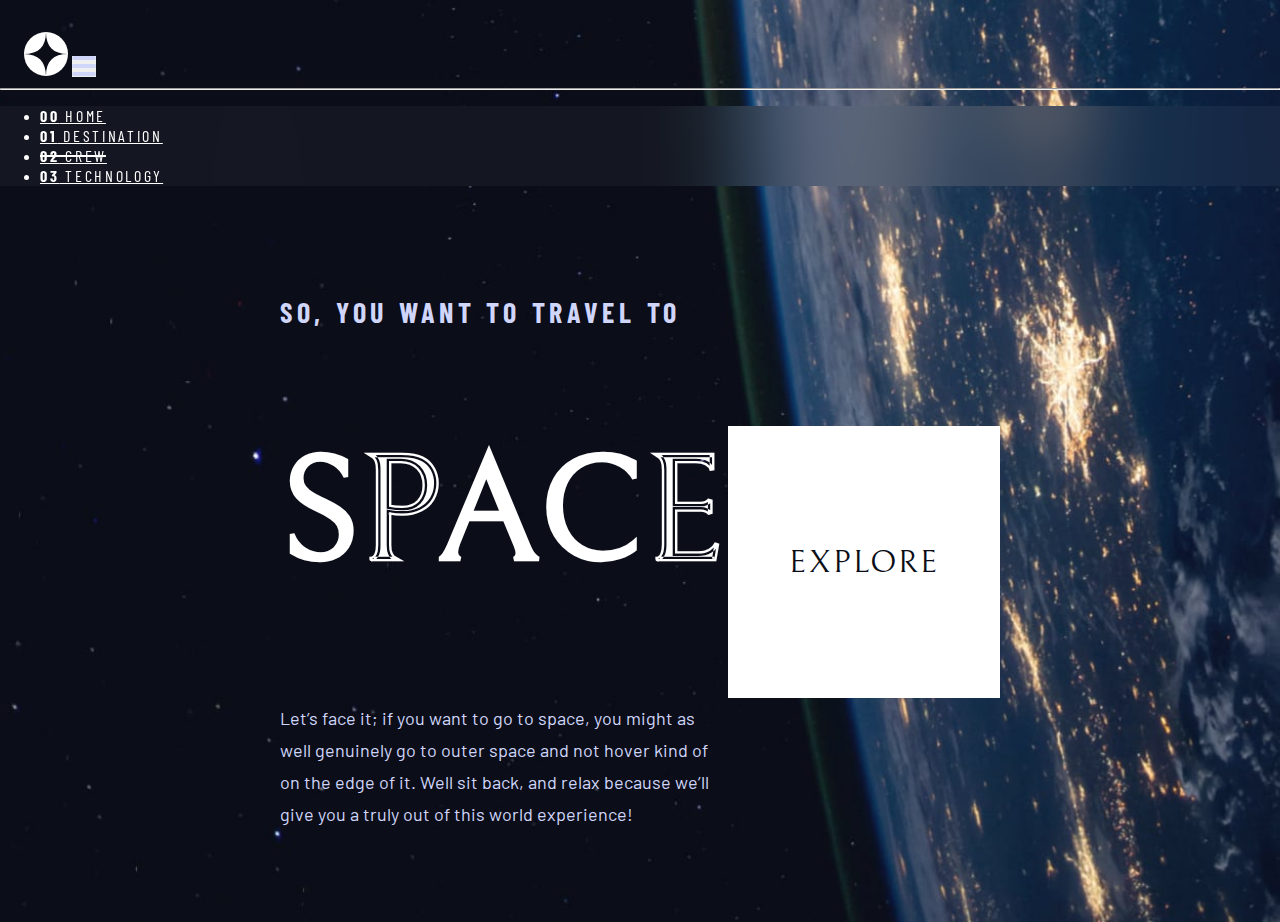
<file: index.html>
<!DOCTYPE html>
<html lang="en">
<head>
  <meta charset="UTF-8">
  <meta name="viewport" content="width=device-width, initial-scale=1.0">

  <link rel="icon" type="image/png" sizes="32x32" href="./assets/shared/logo.svg">

  <!-- Jquery cdn  -->
  <script src="https://ajax.googleapis.com/ajax/libs/jquery/3.6.3/jquery.min.js"></script>

  <!-- Bootstrap cdn  -->
  <link href="https://cdn.jsdelivr.net/npm/bootstrap@5.2.3/dist/css/bootstrap.min.css" rel="stylesheet" integrity="sha384-rbsA2VBKQhggwzxH7pPCaAqO46MgnOM80zW1RWuH61DGLwZJEdK2Kadq2F9CUG65" crossorigin="anonymous">
  <script src="https://cdn.jsdelivr.net/npm/bootstrap@5.2.3/dist/js/bootstrap.bundle.min.js" integrity="sha384-kenU1KFdBIe4zVF0s0G1M5b4hcpxyD9F7jL+jjXkk+Q2h455rYXK/7HAuoJl+0I4" crossorigin="anonymous"></script>

  <!-- Google fonts  -->
  <link rel="preconnect" href="https://fonts.googleapis.com">
  <link rel="preconnect" href="https://fonts.gstatic.com" crossorigin>
  <link href="https://fonts.googleapis.com/css2?family=Barlow&family=Barlow+Condensed&family=Bellefair&display=swap" rel="stylesheet">


  <link rel="stylesheet" href="./css/index.css">
  
  <title>Frontend Mentor | Space tourism website</title>
</head>
<body> 
  <!-- Navigation bar  -->
  <div id="nav-placeholder">

  </div>

  <!-- Content   -->

  <section class="content-container">
    <div class="content">
      <div class="content-element my-auto mx-auto">
          <h1 class="heading pb-4">So, you want to travel to</h1>
          <h1 class="space">space</h1>
          <p class="text pt-4">
              Let’s face it; if you want to go to space, you might as well genuinely go to 
              outer space and not hover kind of on the edge of it. Well sit back, and relax 
              because we’ll give you a truly out of this world experience!
          </p>
      </div>
      <div class="explore rounded-circle my-auto mx-auto">
          <p class="explore-text"> explore </p>
      </div>
    </div>
  </section>

</body>
<script type="text/javascript">
  // Dynamically generate navigation bar  for every webpage 
  $("#nav-placeholder").load("navigation.html", function(){
    $(".nav-link")[0].classList.add("nav-active");
  });
</script>
</html>
</file>
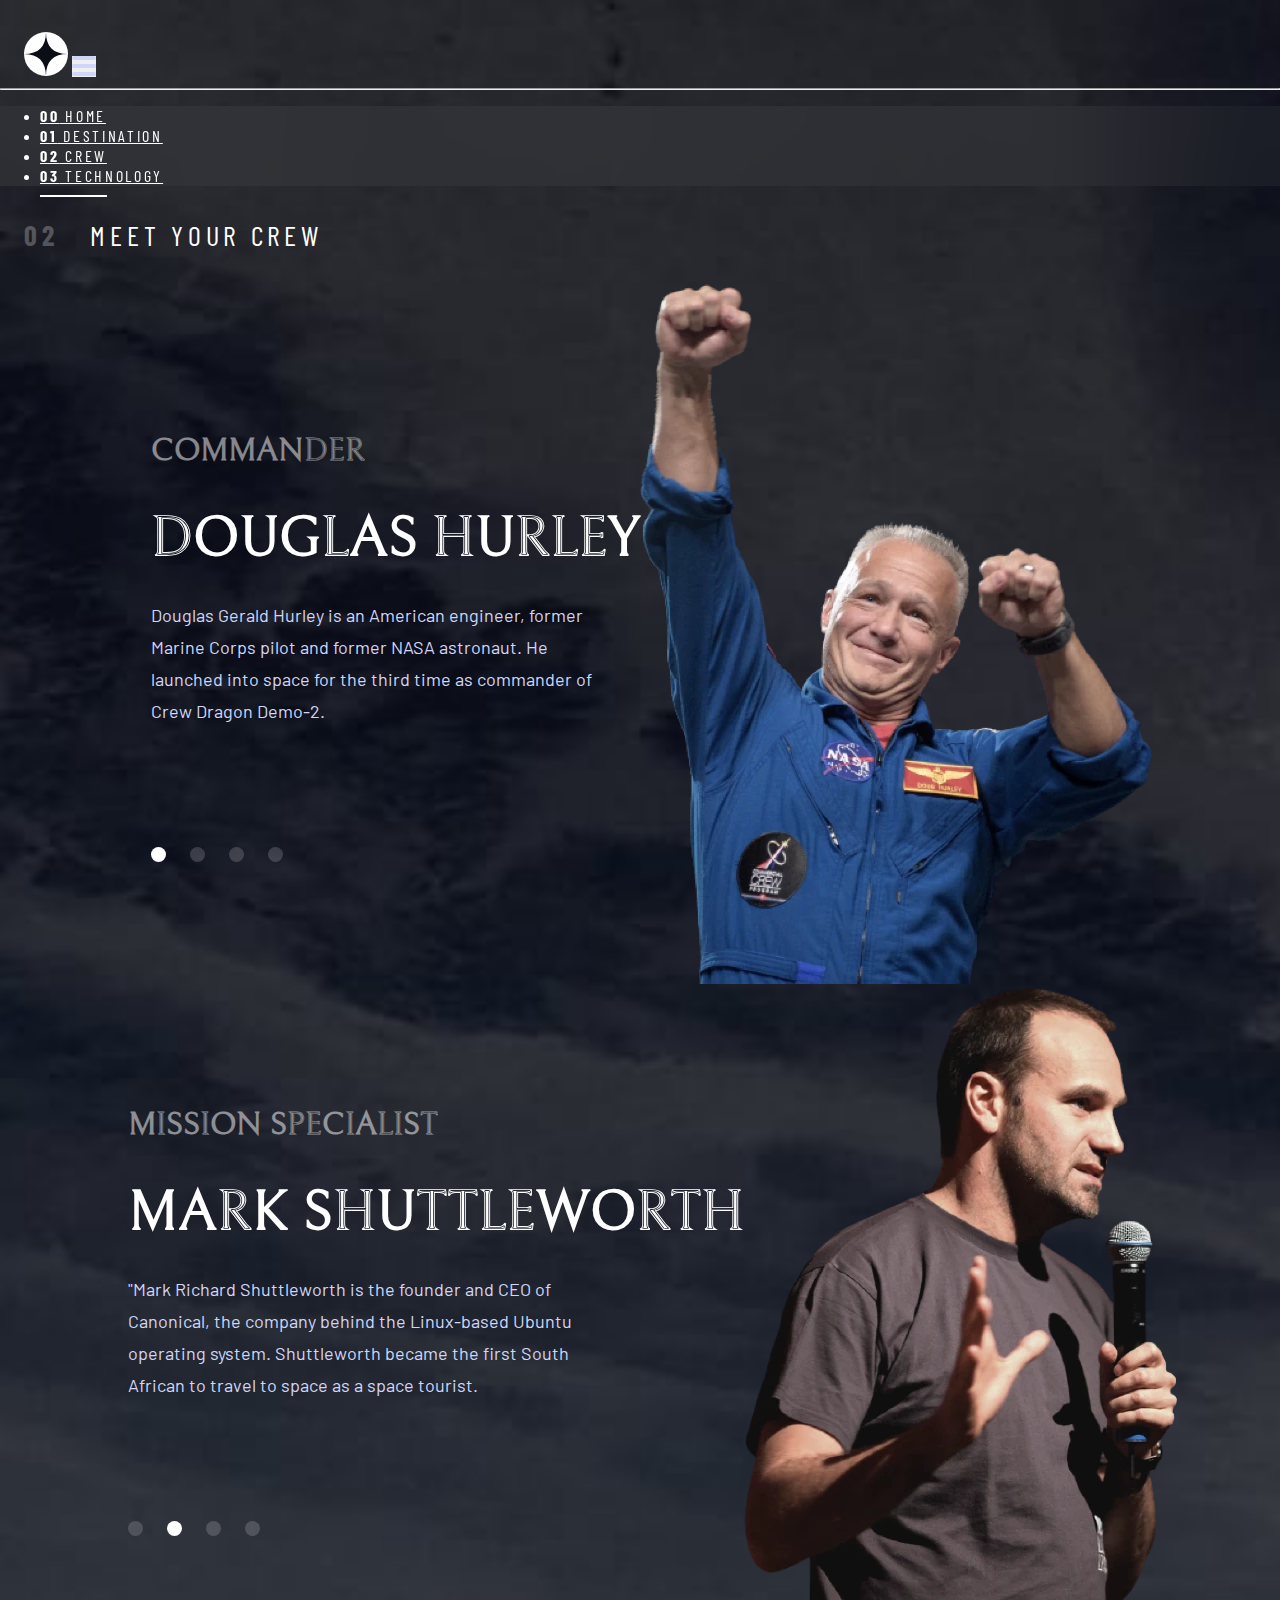
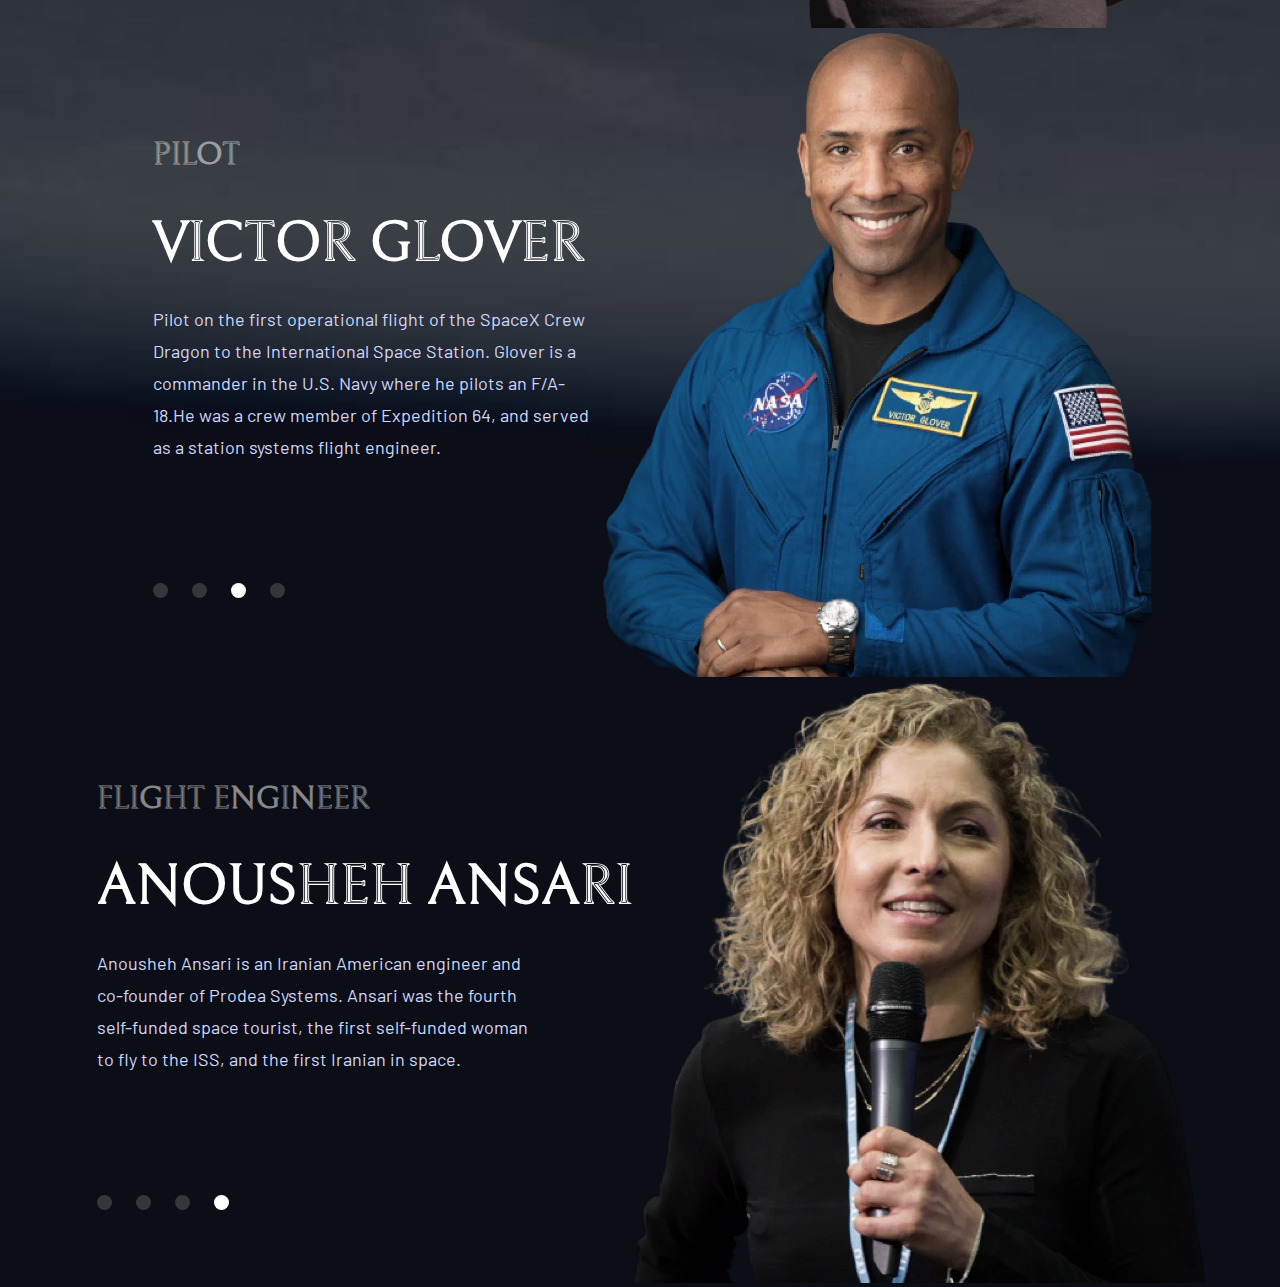
<file: crew.html>
<!DOCTYPE html>
<html lang="en">
<head>
  <meta charset="UTF-8">
  <meta name="viewport" content="width=device-width, initial-scale=1.0">

  <link rel="icon" type="image/png" sizes="32x32" href="./assets/shared/logo.svg">

  <!-- Jquery cdn  -->
  <script src="https://ajax.googleapis.com/ajax/libs/jquery/3.6.3/jquery.min.js"></script>

  <!-- Bootstrap cdn  -->
  <link href="https://cdn.jsdelivr.net/npm/bootstrap@5.2.3/dist/css/bootstrap.min.css" rel="stylesheet" integrity="sha384-rbsA2VBKQhggwzxH7pPCaAqO46MgnOM80zW1RWuH61DGLwZJEdK2Kadq2F9CUG65" crossorigin="anonymous">
  <script src="https://cdn.jsdelivr.net/npm/bootstrap@5.2.3/dist/js/bootstrap.bundle.min.js" integrity="sha384-kenU1KFdBIe4zVF0s0G1M5b4hcpxyD9F7jL+jjXkk+Q2h455rYXK/7HAuoJl+0I4" crossorigin="anonymous"></script>

  <!-- Google fonts  -->
  <link rel="preconnect" href="https://fonts.googleapis.com">
  <link rel="preconnect" href="https://fonts.gstatic.com" crossorigin>
  <link href="https://fonts.googleapis.com/css2?family=Barlow&family=Barlow+Condensed&family=Bellefair&display=swap" rel="stylesheet">


  <link rel="stylesheet" href="./css/crew.css">
  
  <title>Space Tourism - Our Crew</title>
</head>
<body> 
  <!-- Navigation bar  -->
  <div id="nav-placeholder">
  </div>

  <!-- Section  -->
  <section class="content">
    <div class="crew-container my-auto mx-auto">
        <div class="row ms-lg-5">
            <div class="crew-header ms-lg-5">
              <span>02</span>Meet Your Crew
            </div>
        </div>
        <div id="crewCarousel" class="carousel slide" data-bs-interval="false" >
            <div class="carousel-inner">
                <div class="carousel-item active">
                  <div class="crew-row">
                    <div class="crew-img m-auto">
                      <img src="./assets/crew/image-douglas-hurley.webp" alt="Crew Douglas Hurley" class="img-fluid">
                    </div>
                    <hr class="xs-rule">
                    <div class="content-crew m-auto">
                      <div class="content-text">
                        <h1 class="crew-role">commander</h1>
                        <h1 class="crew-name">Douglas Hurley</h1>
                        <p class="text">Douglas Gerald Hurley is an American engineer, former Marine Corps pilot and former NASA astronaut. He launched into space for the third time as commander of Crew Dragon Demo-2.</p>
                      </div>  
                      <div class="carousel-toggler">
                          <div class="carousel-button active" type="button" data-bs-target="#crewCarousel" data-bs-slide-to="0" aria-current="true"></div>
                          <div class="carousel-button" type="button"  data-bs-target="#crewCarousel" data-bs-slide-to="1"></div>
                          <div class="carousel-button" type="button" data-bs-target="#crewCarousel" data-bs-slide-to="2" ></div>
                          <div class="carousel-button" type="button" data-bs-target="#crewCarousel" data-bs-slide-to="3" ></div>
                      </div>
                    </div>
                  </div>
                </div>    
                    <!-- Second Crew  -->
                <div class="carousel-item">
                  <div class="crew-row">
                    <div class="crew-img m-auto">
                      <img src="./assets/crew/image-mark-shuttleworth.webp" alt="Crew Mark Shuttleworth" class="img-fluid">
                    </div>
                    <hr class="xs-rule">
                    <div class="content-crew m-auto">
                      <div class="content-text">
                        <h1 class="crew-role">Mission Specialist</h1>
                        <h1 class="crew-name">Mark Shuttleworth</h1>
                        <p class="text">"Mark Richard Shuttleworth is the founder and CEO of Canonical, the company behind the Linux-based Ubuntu operating system. Shuttleworth became the first South African to travel to space as a space tourist.</p>
                      </div>  
                      <div class="carousel-toggler">
                          <div class="carousel-button" type="button" data-bs-target="#crewCarousel" data-bs-slide-to="0" aria-current="true"></div>
                          <div class="carousel-button active" type="button"  data-bs-target="#crewCarousel" data-bs-slide-to="1"></div>
                          <div class="carousel-button" type="button" data-bs-target="#crewCarousel" data-bs-slide-to="2" ></div>
                          <div class="carousel-button" type="button" data-bs-target="#crewCarousel" data-bs-slide-to="3" ></div>
                      </div>
                    </div>
                  </div>
                </div>
                    <!-- Third Crew  -->
                <div class="carousel-item">
                  <div class="crew-row">
                    <div class="crew-img m-auto">
                      <img src="./assets/crew/image-victor-glover.webp" alt="Crew Victor Glover" class="img-fluid">
                    </div>
                    <hr class="xs-rule">
                    <div class="content-crew m-auto">
                      <div class="content-text">
                        <h1 class="crew-role">Pilot</h1>
                        <h1 class="crew-name">Victor Glover</h1>
                        <p class="text">Pilot on the first operational flight of the SpaceX Crew Dragon to the International Space Station. Glover is a commander in the U.S. Navy where he pilots an F/A-18.He was a crew member of Expedition 64, and served as a station systems flight engineer.</p>
                      </div>  
                      <div class="carousel-toggler">
                          <div class="carousel-button" type="button" data-bs-target="#crewCarousel" data-bs-slide-to="0" aria-current="true"></div>
                          <div class="carousel-button" type="button"  data-bs-target="#crewCarousel" data-bs-slide-to="1"></div>
                          <div class="carousel-button active" type="button" data-bs-target="#crewCarousel" data-bs-slide-to="2" ></div>
                          <div class="carousel-button" type="button" data-bs-target="#crewCarousel" data-bs-slide-to="3" ></div>
                      </div>
                    </div>
                  </div>
              </div>
                    <!-- Fourth Crew  -->
              <div class="carousel-item">
                <div class="crew-row">
                  <div class="crew-img m-auto">
                    <img src="./assets/crew/image-anousheh-ansari.webp" alt="Crew Anousheh Ansari" class="img-fluid">
                  </div>
                  <hr class="xs-rule">
                  <div class="content-crew m-auto">
                    <div class="content-text">
                      <h1 class="crew-role">Flight Engineer</h1>
                      <h1 class="crew-name">Anousheh Ansari</h1>
                      <p class="text">Anousheh Ansari is an Iranian American engineer and co-founder of Prodea Systems. Ansari was the fourth self-funded space tourist, the first self-funded woman to fly to the ISS, and the first Iranian in space.</p>
                    </div>  
                    <div class="carousel-toggler">
                        <div class="carousel-button" type="button" data-bs-target="#crewCarousel" data-bs-slide-to="0" aria-current="true"></div>
                        <div class="carousel-button" type="button"  data-bs-target="#crewCarousel" data-bs-slide-to="1"></div>
                        <div class="carousel-button" type="button" data-bs-target="#crewCarousel" data-bs-slide-to="2" ></div>
                        <div class="carousel-button active" type="button" data-bs-target="#crewCarousel" data-bs-slide-to="3" ></div>
                    </div>
                  </div>
                </div>
              </div>
            </div>
          </div>
      </div>
    </div>
  </section>
 
</body>
<script type="text/javascript">
  // Dynamically generate navigation bar  for every webpage 
  $("#nav-placeholder").load("navigation.html", function(){
    $(".nav-link")[2].classList.add("nav-active");
  });
</script>
</html>
</file>
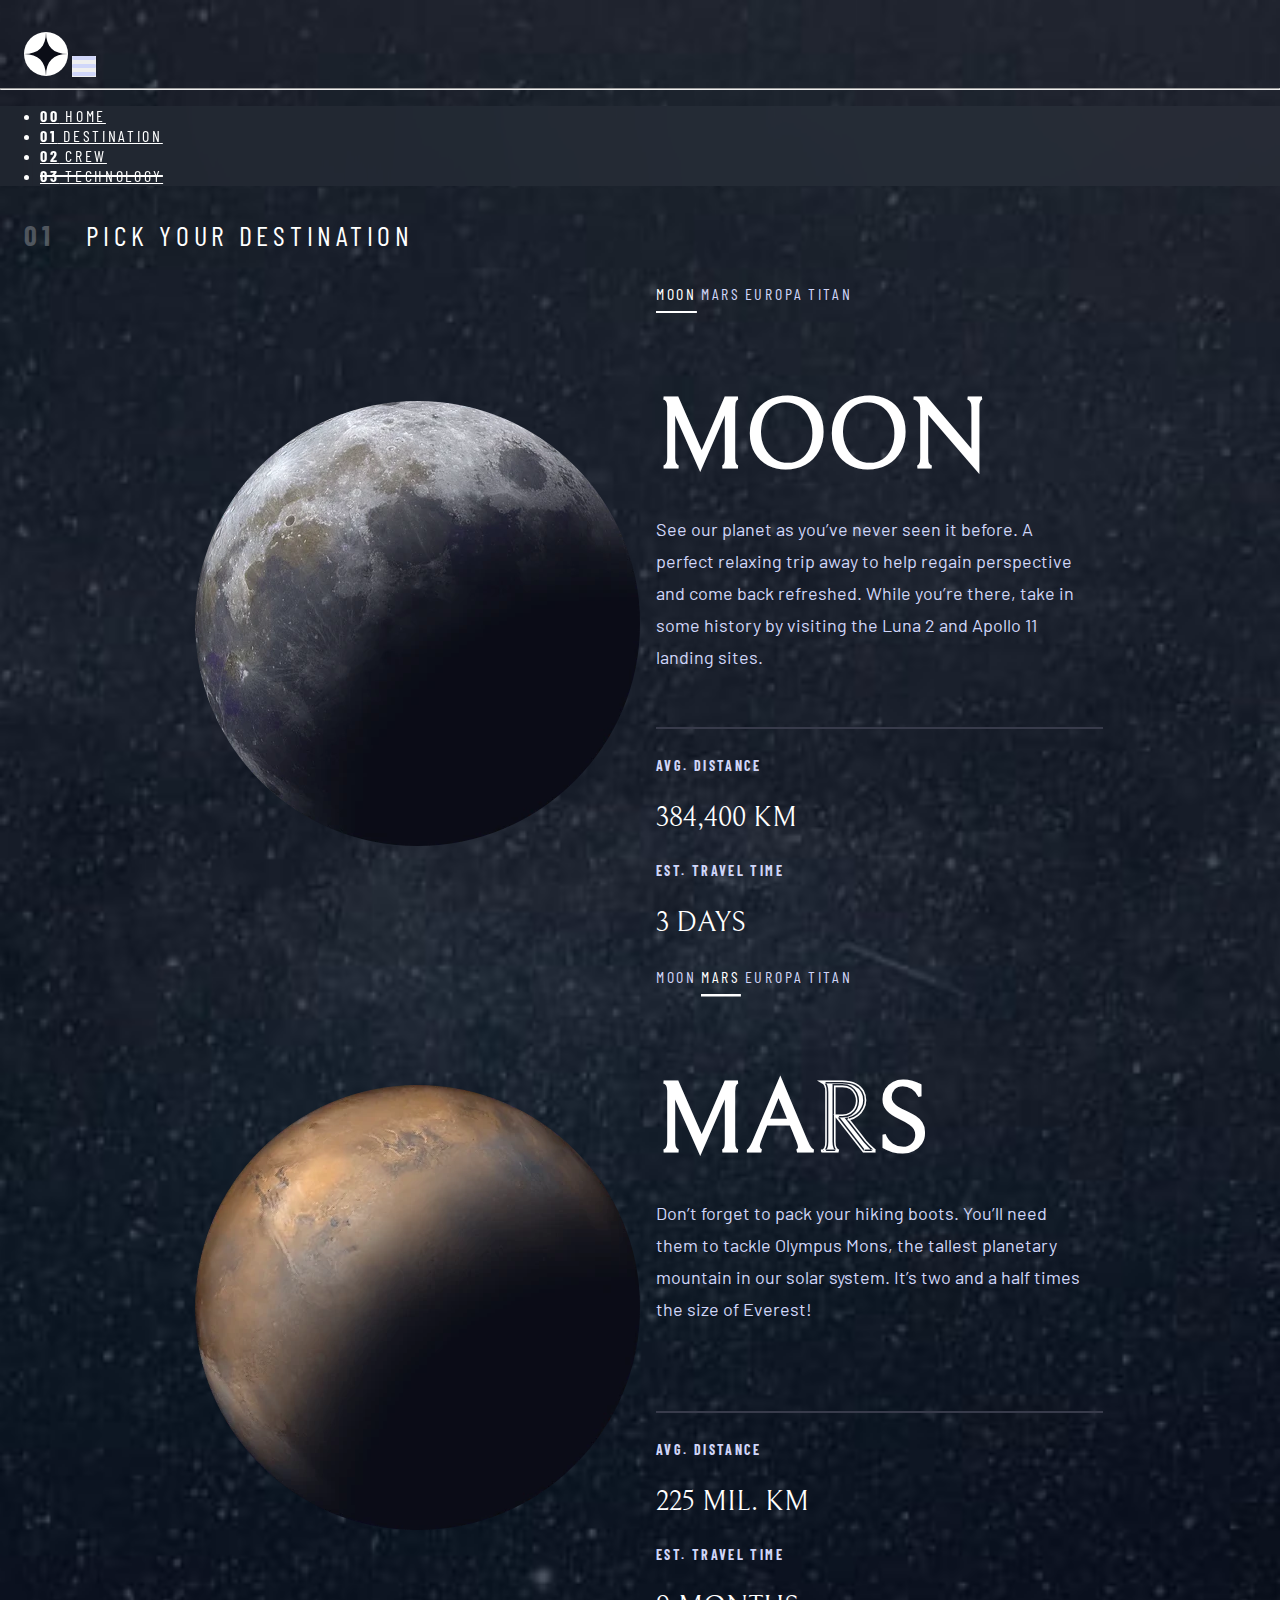
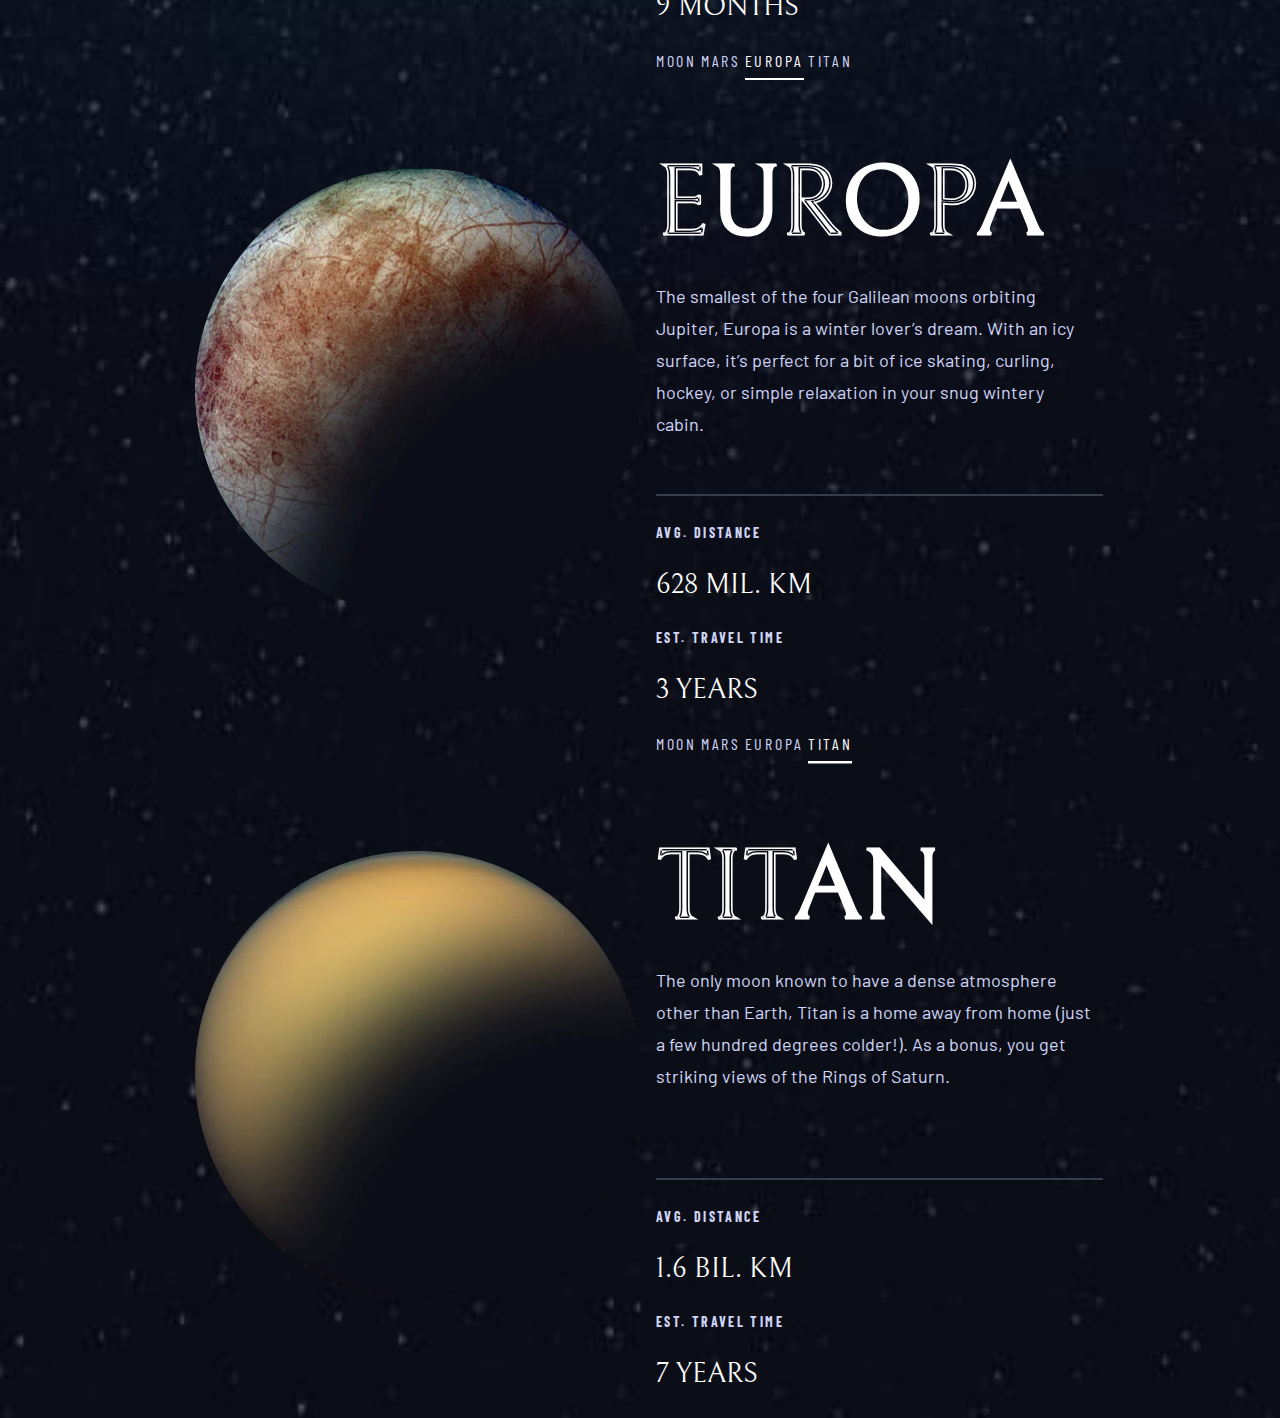
<file: destination.html>
<!DOCTYPE html>
<html lang="en">
<head>
  <meta charset="UTF-8">
  <meta name="viewport" content="width=device-width, initial-scale=1.0">

  <link rel="icon" type="image/png" sizes="32x32" href="./assets/shared/logo.svg">
  
  <!-- Jquery cdn  -->
  <script src="https://ajax.googleapis.com/ajax/libs/jquery/3.6.3/jquery.min.js"></script>

  <!-- Bootstrap cdn  -->
  <link href="https://cdn.jsdelivr.net/npm/bootstrap@5.2.3/dist/css/bootstrap.min.css" rel="stylesheet" integrity="sha384-rbsA2VBKQhggwzxH7pPCaAqO46MgnOM80zW1RWuH61DGLwZJEdK2Kadq2F9CUG65" crossorigin="anonymous">
  <script src="https://cdn.jsdelivr.net/npm/bootstrap@5.2.3/dist/js/bootstrap.bundle.min.js" integrity="sha384-kenU1KFdBIe4zVF0s0G1M5b4hcpxyD9F7jL+jjXkk+Q2h455rYXK/7HAuoJl+0I4" crossorigin="anonymous"></script>

  <link rel="stylesheet" href="https://cdnjs.cloudflare.com/ajax/libs/animate.css/3.5.2/animate.min.css">


  <!-- Google fonts  -->
  <link rel="preconnect" href="https://fonts.googleapis.com">
  <link rel="preconnect" href="https://fonts.gstatic.com" crossorigin>
  <link href="https://fonts.googleapis.com/css2?family=Barlow&family=Barlow+Condensed&family=Bellefair&display=swap" rel="stylesheet">

  <link rel="stylesheet" href="./css/destination.css">

  <title>Space Tourism - Destination</title>
</head>
<body>

  <!-- Navigation bar  -->
  <div id="nav-placeholder">
    
  </div>

  <!-- content for destination page  -->
  <section class="content">
    <div class="destination-container my-auto mx-auto">
      <div class="row ms-lg-5">
        <div class="destination-header ms-lg-5">
          <span>01</span>Pick your destination
      </div>
      </div>
      <div id="destinationCarousel" class="carousel slide" data-bs-interval="false">
        <div class="carousel-inner">
          <div class="carousel-item active">
            <div class="destination-row">
                <div class="destination-img my-auto mx-auto">
                  <img class="img-fluid" src="./assets/destination/image-moon.webp" alt="Destination Moon" class="mx-auto">
                </div>
                <div class="content-elements m-auto">
                  <div class="carousel-toggler">
                    <button type="button" class="  carousel-button px-0 me-4 active"  data-bs-target="#destinationCarousel" data-bs-slide-to="0" aria-current="true" aria-label="destination-moon">Moon</button>
                    <button type="button" class="  carousel-button px-0 me-4" data-bs-target="#destinationCarousel" data-bs-slide-to="1" aria-label="destination-mars">Mars</button>
                    <button type="button" class="  carousel-button px-0 me-4" data-bs-target="#destinationCarousel" data-bs-slide-to="2" aria-label="destination-europa">Europa</button>
                    <button type="button" class="  carousel-button px-0" data-bs-target="#destinationCarousel" data-bs-slide-to="3" aria-label="destination-titan">Titan</button>
                  </div>
                  <h1 class="heading">Moon</h1>
                  <p class="text">See our planet as you’ve never seen it before. A perfect relaxing trip away to help regain perspective and come back refreshed. While you’re there, take in some history by visiting the Luna 2 and Apollo 11 landing sites. </p>
                  <hr class="info-rule">
                  <div class="row info-container">
                    <div class="col-6">
                      <h1 class="info-header">
                        Avg. distance
                      </h1>
                      <p class="info-distance">384,400 km</p>
                    </div>
                    <div class="col-6">
                      <h1 class="info-header">Est. travel time</h1>
                      <p class="info-distance">3 days</p>
                    </div>
                  </div>  
                </div>
            </div>
          </div>
          <!-- Destination  Mars  -->
          <div class="carousel-item">
            <div class="destination-row">
                <div class="destination-img my-auto mx-auto">
                  <img class="img-fluid" src="./assets/destination/image-mars.webp" alt="Destination Moon" class="mx-auto">
                </div>
                <div class="content-elements m-auto">
                  <div class="carousel-toggler">
                    <button type="button" class="  carousel-button px-0 me-4"  data-bs-target="#destinationCarousel" data-bs-slide-to="0" aria-current="true" aria-label="destination-moon">Moon</button>
                    <button type="button" class="  carousel-button px-0 me-4 active" data-bs-target="#destinationCarousel" data-bs-slide-to="1" aria-label="destination-mars">Mars</button>
                    <button type="button" class="  carousel-button px-0 me-4" data-bs-target="#destinationCarousel" data-bs-slide-to="2" aria-label="destination-europa">Europa</button>
                    <button type="button" class="  carousel-button px-0" data-bs-target="#destinationCarousel" data-bs-slide-to="3" aria-label="destination-titan">Titan</button>
                  </div>
                  <h1 class="heading">Mars</h1>
                  <p class="text">Don’t forget to pack your hiking boots. You’ll need them to tackle Olympus Mons, the tallest planetary mountain in our solar system. It’s two and a half times the size of Everest!</p>
                  <hr class="info-rule">
                  <div class="row info-container">
                    <div class="col-6">
                      <h1 class="info-header">
                        Avg. distance
                      </h1>
                      <p class="info-distance">225 mil. km</p>
                    </div>
                    <div class="col-6">
                      <h1 class="info-header">Est. travel time</h1>
                      <p class="info-distance">9 months</p>
                    </div>
                  </div>  
                </div>
            </div>
          </div>
          <!-- Destination Europa  -->
          <div class="carousel-item">
            <div class="destination-row">
                <div class="destination-img my-auto mx-auto">
                  <img class="img-fluid" src="./assets/destination/image-europa.webp" alt="Destination Moon" class="mx-auto">
                </div>
                <div class="content-elements m-auto">
                  <div class="carousel-toggler">
                    <button type="button" class="  carousel-button px-0 me-4"  data-bs-target="#destinationCarousel" data-bs-slide-to="0" aria-current="true" aria-label="destination-moon">Moon</button>
                    <button type="button" class="  carousel-button px-0 me-4" data-bs-target="#destinationCarousel" data-bs-slide-to="1" aria-label="destination-mars">Mars</button>
                    <button type="button" class="  carousel-button px-0 me-4 active" data-bs-target="#destinationCarousel" data-bs-slide-to="2" aria-label="destination-europa">Europa</button>
                    <button type="button" class="  carousel-button px-0" data-bs-target="#destinationCarousel" data-bs-slide-to="3" aria-label="destination-titan">Titan</button>
                  </div>
                  <h1 class="heading" id="europa">Europa</h1>
                  <p class="text">The smallest of the four Galilean moons orbiting Jupiter, Europa is a winter lover’s dream. With an icy surface, it’s perfect for a bit of ice skating, curling, hockey, or simple relaxation in your snug wintery cabin.</p>
                  <hr class="info-rule">
                  <div class="row info-container">
                    <div class="col-6">
                      <h1 class="info-header">
                        Avg. distance
                      </h1>
                      <p class="info-distance">628 mil. km</p>
                    </div>
                    <div class="col-6">
                      <h1 class="info-header">Est. travel time</h1>
                      <p class="info-distance">3 years</p>
                    </div>
                  </div>  
                </div>
            </div>
          </div>
          <!-- Destination Titan  -->
          <div class="carousel-item">
            <div class="destination-row">
                <div class="destination-img my-auto mx-auto">
                  <img class="img-fluid" src="./assets/destination/image-titan.webp" alt="Destination Moon" class="mx-auto">
                </div>
                <div class="content-elements m-auto">
                  <div class="carousel-toggler">
                    <button type="button" class="  carousel-button px-0 me-4"  data-bs-target="#destinationCarousel" data-bs-slide-to="0" aria-current="true" aria-label="destination-moon">Moon</button>
                    <button type="button" class="  carousel-button px-0 me-4" data-bs-target="#destinationCarousel" data-bs-slide-to="1" aria-label="destination-mars">Mars</button>
                    <button type="button" class="  carousel-button px-0 me-4" data-bs-target="#destinationCarousel" data-bs-slide-to="2" aria-label="destination-europa">Europa</button>
                    <button type="button" class="  carousel-button px-0 active" data-bs-target="#destinationCarousel" data-bs-slide-to="3" aria-label="destination-titan">Titan</button>
                  </div>
                  <h1 class="heading">Titan</h1>
                  <p class="text">The only moon known to have a dense atmosphere other than Earth, Titan is a home away from home (just a few hundred degrees colder!). As a bonus, you get striking views of the Rings of Saturn.</p>
                  <hr class="info-rule">
                  <div class="row info-container">
                    <div class="col-6">
                      <h1 class="info-header">
                        Avg. distance
                      </h1>
                      <p class="info-distance">1.6 bil. km</p>
                    </div>
                    <div class="col-6">
                      <h1 class="info-header">Est. travel time</h1>
                      <p class="info-distance">7 years</p>
                    </div>
                  </div>  
                </div>
            </div>
          </div>      
        </div>
      </div>
    </div>
  </section>
</body>
<script type="text/javascript">
    // Dynamically generate navigation bar  for every webpage 
    $("#nav-placeholder").load("navigation.html", function(){
      $(".nav-link")[1].classList.add("nav-active");
    });
</script>

</html>
</file>
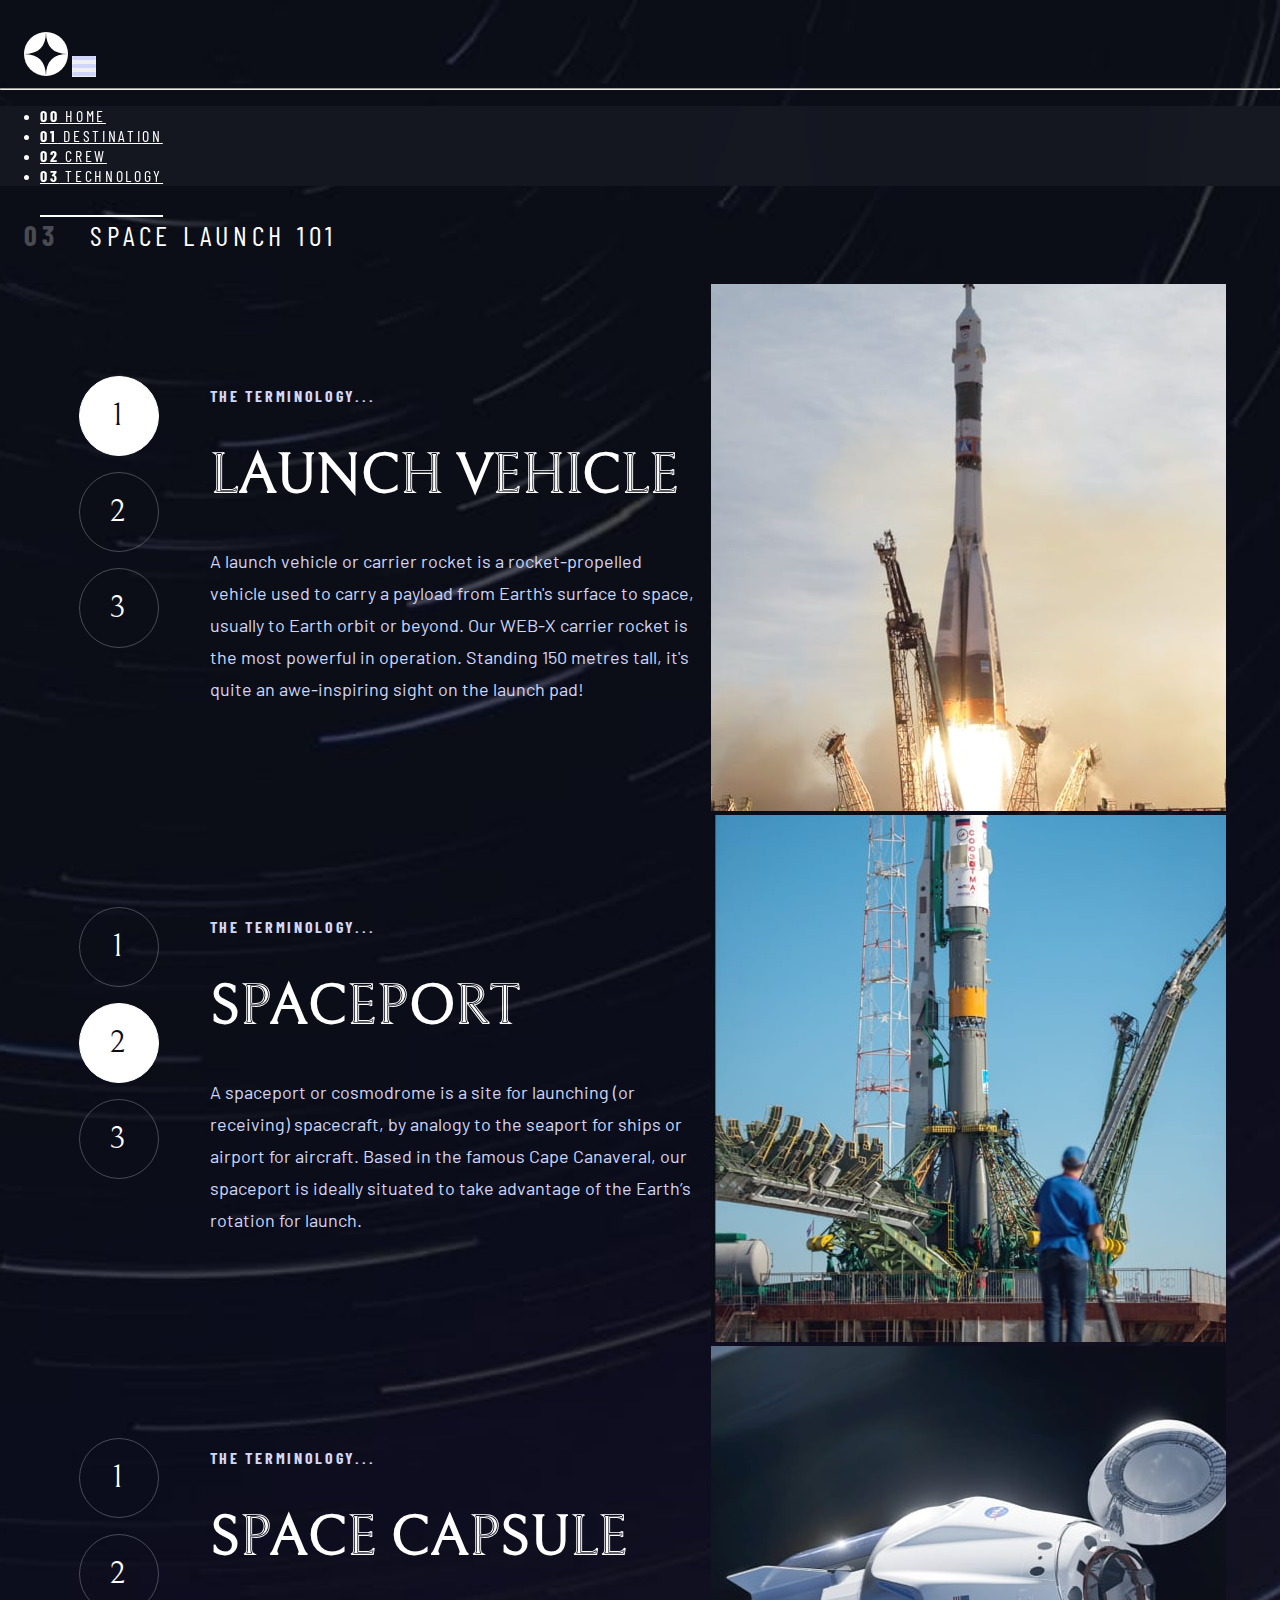
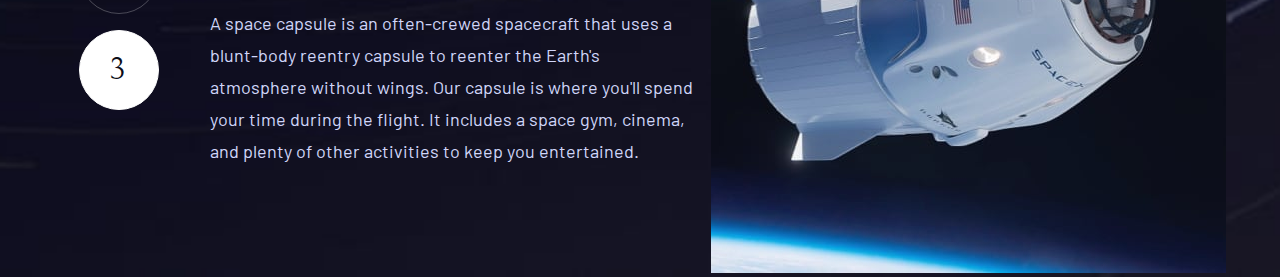
<file: technology.html>
<!DOCTYPE html>
<html lang="en">
<head>
  <meta charset="UTF-8">
  <meta name="viewport" content="width=device-width, initial-scale=1.0">

  <link rel="icon" type="image/png" sizes="32x32" href="./assets/shared/logo.svg">

  <!-- Jquery cdn  -->
  <script src="https://ajax.googleapis.com/ajax/libs/jquery/3.6.3/jquery.min.js"></script>

  <!-- Bootstrap cdn  -->
  <link href="https://cdn.jsdelivr.net/npm/bootstrap@5.2.3/dist/css/bootstrap.min.css" rel="stylesheet" integrity="sha384-rbsA2VBKQhggwzxH7pPCaAqO46MgnOM80zW1RWuH61DGLwZJEdK2Kadq2F9CUG65" crossorigin="anonymous">
  <script src="https://cdn.jsdelivr.net/npm/bootstrap@5.2.3/dist/js/bootstrap.bundle.min.js" integrity="sha384-kenU1KFdBIe4zVF0s0G1M5b4hcpxyD9F7jL+jjXkk+Q2h455rYXK/7HAuoJl+0I4" crossorigin="anonymous"></script>

  <!-- Google fonts  -->
  <link rel="preconnect" href="https://fonts.googleapis.com">
  <link rel="preconnect" href="https://fonts.gstatic.com" crossorigin>
  <link href="https://fonts.googleapis.com/css2?family=Barlow&family=Barlow+Condensed&family=Bellefair&display=swap" rel="stylesheet">


  <link rel="stylesheet" href="./css/technology.css">
  
  <title>Space Tourism - Technology</title>
</head>
<body> 
  <!-- Navigation bar  -->
  <div id="nav-placeholder">
  </div>
  <!-- Content   -->
  <section class="content">
    <div class="tech-container m-auto">
        <div class="row ms-lg-5">
            <div class="tech-header ms-lg-5">
                <span>03</span>Space Launch 101
            </div>
        </div>
        <div id="techCarousel" class="carousel slide" data-bs-interval="false">
            <div class="carousel-inner">
                <div class="carousel-item active">
                    <div class="tech-row">
                        <div class="tech-elements mx-auto">
                            <div class="carousel-toggler">
                                <button type="button" class="carousel-button active" data-bs-target="#techCarousel" data-bs-slide-to="0" aria-current="ture" aria-label="Launch Vehicle">1</button>
                                <button type="button" class="carousel-button "  data-bs-target="#techCarousel" data-bs-slide-to="1" aria-label="Spaceport">2</button>
                                <button type="button" class="carousel-button" data-bs-target="#techCarousel" data-bs-slide-to="2" aria-label="Space Capsule">3</button>
                            </div>
                            <div class="tech-text">
                                <h1 class="term">The Terminology...</h1>
                                <h1 class="heading">Launch Vehicle</h1>
                                <p class="text">A launch vehicle or carrier rocket is a rocket-propelled vehicle used to carry a payload from Earth's surface to space, usually to Earth orbit or beyond. Our WEB-X carrier rocket is the most powerful in operation. Standing 150 metres tall, it's quite an awe-inspiring sight on the launch pad!</p>
                            </div>
                        </div>
                        <div class="tech-img">
                            <img src="./assets/technology/image-launch-vehicle-portrait.jpg" id="img-1" alt="Launch Vehicles">
                        </div>
                    </div>
                </div>


                <!-- Second Technology  -- SpacePort -->
                <div class="carousel-item">
                    <div class="tech-row">
                        <div class="tech-elements mx-auto">
                            <div class="carousel-toggler">
                                <button type="button" class="carousel-button" data-bs-target="#techCarousel" data-bs-slide-to="0" aria-current="ture" aria-label="Launch Vehicle">1</button>
                                <button type="button" class="carousel-button active"  data-bs-target="#techCarousel" data-bs-slide-to="1" aria-label="Spaceport">2</button>
                                <button type="button" class="carousel-button" data-bs-target="#techCarousel" data-bs-slide-to="2" aria-label="Space Capsule">3</button>
                            </div>
                            <div class="tech-text">
                                <h1 class="term">The Terminology...</h1>
                                <h1 class="heading" id="space">Spaceport</h1>
                                <p class="text">A spaceport or cosmodrome is a site for launching (or receiving) spacecraft, by analogy to the seaport for ships or airport for aircraft. Based in the famous Cape Canaveral, our spaceport is ideally situated to take advantage of the Earth’s rotation for launch.</p>
                            </div>
                        </div>
                        <div class="tech-img">
                            <img src="./assets/technology/image-spaceport-portrait.jpg" id="img-2" alt="Launch Vehicles">
                        </div>
                    </div>
                </div>

                <!-- Third  Technology -- Space Capsule  -->
                <div class="carousel-item">
                    <div class="tech-row">
                        <div class="tech-elements mx-auto">
                            <div class="carousel-toggler">
                                <button type="button" class="carousel-button" data-bs-target="#techCarousel" data-bs-slide-to="0" aria-current="ture" aria-label="Launch Vehicle">1</button>
                                <button type="button" class="carousel-button "  data-bs-target="#techCarousel" data-bs-slide-to="1" aria-label="Spaceport">2</button>
                                <button type="button" class="carousel-button active" data-bs-target="#techCarousel" data-bs-slide-to="2" aria-label="Space Capsule">3</button>
                            </div>
                            <div class="tech-text">
                                <h1 class="term">The Terminology...</h1>
                                <h1 class="heading">Space capsule</h1>
                                <p class="text">A space capsule is an often-crewed spacecraft that uses a blunt-body reentry capsule to reenter the Earth's atmosphere without wings. Our capsule is where you'll spend your time during the flight. It includes a space gym, cinema, and plenty of other activities to keep you entertained.</p>
                            </div>
                        </div>
                        <div class="tech-img">
                            <img src="./assets/technology/image-space-capsule-portrait.jpg" id="img-3" alt="Launch Vehicles">
                        </div>
                    </div>
                </div>

            </div>
        </div>
    </div>
  </section>

</body>
<script type="text/javascript">
    // Dynamically generate navigation bar  for every webpage 
    $("#nav-placeholder").load("navigation.html", function(){
        $(".nav-link")[3].classList.add("nav-active");
    });
</script>
</html>
</file>
<file: css/index.css>
body {
    margin: 0;
    padding: 0;
    background: url("../assets/home/background-home-desktop.jpg");
    color: white !important;
    min-height: 100vh;
    background-size: cover;
    background-repeat: no-repeat;
    background-position: center;
    overflow-x: hidden;
}

/* content  */
.content {
    display: flex;
    align-items: center;
    justify-content: center;
    min-height: 80vh;
    height: 100%;
    margin: auto 0%;
}
.content-element {
    max-width: 28rem;
    color: #D0D6F9;
}

.heading {
    font-family: 'Barlow Condensed', sans-serif;
    font-size: 28px;
    line-height: 34px;
    letter-spacing: 4.725px;
}

.space {
    font-family: 'Bellefair', sans-serif;
    font-size: 150px;
    color: white;
    line-height: 172px;
}
.text {
    font-family: 'Barlow', sans-serif;
    font-size: 18px;
    line-height: 32px;
}


/* Explore container styling  */

.explore {
    width: 272px;
    height: 272px;
    background-color: white;
    display: flex;
    align-items: center;
    justify-content: center;
    outline: 0rem solid rgba(255, 255, 255, 0.1);
    transition: outline-width 0.6s linear;
    cursor: pointer;
    -webkit-transition:.25s;
    -moz-transition: .25s;
    -o-transition: .25s;
    transition: .25s;
}
.explore:hover {
    outline-width: 3.4rem;
}

.explore-text {
    font-family: 'Bellefair';
    font-size: 32px;
    letter-spacing: 2px;
    color: #0B0D17;
    margin: 0;
}

.heading,  .space, .explore-text {
    text-transform: uppercase;
}

/* Styling for tablet size  */

@media (max-width: 768px ) {
    body {
        background-image: url("../assets/home/background-home-tablet.jpg");
        background-size: cover;
        background-position: center;
        background-repeat: no-repeat;
        overflow-y: visible;
    }
    .content {
        text-align: center;
        display: grid;
        margin: 10% auto 0;
    }
    .heading {
        font-size: 20px;
        line-height: 24px;
    } 
    .space {
        line-height: 150px;
    }
    .text {
        font-size: 16px;
        line-height: 28px;
    }
    .explore {
        width: 242px;
        height: 242px;
        margin: 10rem auto 6rem !important;
    }
}

@media (max-width: 450px) {
    body {
        background: url("../assets/home/background-home-mobile.jpg");
        background-repeat: no-repeat;
        background-position: center;
        background-size: cover;
        overflow-y: visible;
    }
    .content-element {
        margin: auto 1.5rem !important;
    }

    .heading {
        font-size: 16px;
        line-height: 19px;
        letter-spacing: 2.7px;
    }

    .space {
        font-size: 80px;
        line-height: 100px;
    }

    .text {
        font-size: 15px;
        line-height: 25px;
    }

    .explore {
        width: 150px;
        height: 150px;
        margin: 12rem auto 4rem !important;
    }
    .explore-text {
        font-size: 20px;
        line-height: 23px;
        letter-spacing: 1.25px;
    }
}
</file>
<file: css/crew.css>
body {
    margin: 0;
    padding: 0;
    background: url("../assets/crew/background-crew-desktop.jpg");
    color: white;
    min-height: 100vh;
    background-size: cover;
    background-repeat: no-repeat;
    background-position: center;
    overflow-x: hidden;
}
#nav-placeholder {
    position: relative;
    z-index: 100;
}
.content {
    margin-left: 1.5rem;
}
.crew-container {
    min-height: 80vh;
    height: 100%;
}
.crew-row {
    display: flex;
    align-items: center;
    justify-content: center;
    flex-direction: row-reverse;
}
.crew-header {
    font-family: "Barlow Condensed", sans-serif;
    font-size: 28px;
    line-height: 34px;
    letter-spacing: 4.725px;
    text-transform: uppercase;
    margin-block:2rem;
}
.crew-header span {
    font-weight: 700;
    opacity: 0.25;
    margin-right: 2rem;
}
.xs-rule {
    display: none;
}
.content-crew {
    max-width: 38.5rem;
}
.crew-role, .crew-name {
    text-transform: uppercase;
    font-family: "Bellefair", sans-serif;
}
.crew-role {
    opacity: 0.5;
    font-size: 2rem;
    margin-bottom: 1rem;
}
.crew-name {
    font-size: 3.5rem;
    margin-bottom: 1.7rem;
}
.text {
    font-family: "Barlow", sans-serif;
    font-size: 1.125rem;
    line-height: 1.78;
    max-width: 450px;
    color: #d0d6f9;
    margin-bottom: 7.5rem;
}
/* Carousel Button Styling  */
.carousel-toggler {
    display: flex;
    gap: 1.5rem;
}
.carousel-toggler .active {
    opacity: 1;
}
.carousel-button {
    width: 15px;
    height: 15px;
    border-radius: 50%;
    opacity: 0.17;
    background-color: #fff;
}
.carousel-button:hover:not(.active) {
    opacity: 0.5;
    transition: .25s;
}

@media (max-width: 768px){
    body {
        background: url("../assets/crew/background-crew-tablet.jpg");
        background-repeat: no-repeat;
        background-position: center;
        background-size: cover;
        overflow-y: visible;
    }
    .content {
        margin-inline: 1rem;
    }
    .crew-row {
        flex-direction: column-reverse;
        text-align: center;
    }    
    .crew-header {
        margin-left: 0rem;
        font-size: 20px;
        letter-spacing: 3.38px;
    }
    .crew-header span {
        margin-right: 1.18rem;
    }
    .crew-role {
        font-size: 1.5rem;
        margin-bottom: .5rem;
    }
    .crew-name {
        font-size: 2.5rem;
        margin-bottom: 1rem;
    }
    .text {
        font-size: 1rem;
        margin-bottom: 2.5rem;
        max-width: 460px;
        line-height: 1.75;
    }

    /* Styling of carousel toggler for tablet devices  */
    .carousel-toggler {
        gap: 1rem;
        margin-bottom: 2.5rem;
        justify-content: center;
    }
    .carousel-button {
        width: 10px;
        height: 10px;
    }

}
@media (max-width: 450px) {
    body {
        background: url("../assets/crew/background-crew-mobile.jpg");
        background-repeat: no-repeat;
        background-position: center;
        background-size: cover;
        overflow-y: visible;
        overflow-x: hidden;
    }
    .content {
        margin-inline: .75rem;
    }
    .crew-container {
        text-align: center;
    }
    .crew-header {
        margin-left: 0rem;
        font-size: 20px;
        letter-spacing: 3.38px;
    }
    .crew-header span {
        margin-right: 1.18rem;
    }
    .crew-row {
        flex-direction: column;
    }
    .crew-img img {
        max-width: 180px;
        max-height: 225px;
        /* margin-bottom: 2rem; */
    }
    .xs-rule {
        display: block;
        width: 100%;
        border: 1px solid #383b4b;
        opacity: 1;
        margin-block: 0px;
        margin-inline: 2rem;
    }
    .content-crew {
        display: flex;
        flex-direction: column-reverse;
    }
    .crew-role {
        font-size: 1rem;
        margin-bottom: .5rem;
    }
    .crew-name {
        font-size: 1.5rem;
        margin-bottom: 1rem;
    }
    .text {
        max-width: 330px;
        font-size: 0.94rem;
        line-height: 1.67;
    }
    .carousel-toggler {
        margin-block: 2rem;
    }
}
</file>
<file: css/destination.css>
body {
    margin: 0;
    padding: 0;
    background: url("../assets/destination/background-destination-desktop.jpg");
    color: white;
    min-height: 100vh;
    background-size: cover;
    background-repeat: no-repeat;
    background-position: center;
    overflow-x: hidden;
}
#nav-placeholder {
    position: relative;
    z-index: 100;
}
.content {
    padding-left: 1.5rem;
    padding-right: .5rem;
}

.destination-container {
    min-height: 80vh;
    height: 100%;
}
.destination-row {
    display: flex;
    align-items: center;
    justify-content: center;
}

.destination-header {
    font-family: "Barlow Condensed", sans-serif;
    font-size: 28px;
    line-height: 34px;
    letter-spacing: 4.725px;
    text-transform: uppercase;
    margin-block:2rem;
}

.destination-header span {
    font-weight: 700;
    opacity: 0.25;
    margin-right: 2rem;
}
.destination-img {
    padding-right: 1rem;
}
.content-elements {
    max-width: 27.8rem;
}
.heading {
    font-family: "Bellefair", sans-serif;
    text-transform: uppercase;
    font-size: 100px;
    line-height: 115px;
    margin-bottom: 0.875rem;
}
/* The europa  text was a bit large so code to adjust that responsively  */
@media (max-width: 800px) {
    #europa {
        font-size: 90px;
    }
}

.text {
    color: #D0D6F9;
    font-family: 'Barlow', sans-serif;
    font-size: 18px;
    line-height: 32px;
    margin-bottom: 3.375rem;
    min-height: 160px;
    padding-right: .5rem;
}
.info-rule {
    width: 100%;
    border: 1px solid #383B4B;
    opacity: 1;
    margin-bottom: 1.75rem;
}
.info-container {
    color: #D0D6F9;
    text-transform: uppercase;
}
.info-header {
    font-family: 'Barlow Condensed';
    font-size: 14px;
    line-height: 17px;
    letter-spacing: 2.3625px;
}
.info-distance {
    font-family: 'Bellefair';
    font-size: 28px;
    line-height: 32px;
    color: #FFFFFF;
}

/* carousel toggler styling  */
.carousel-toggler {
    margin-bottom: 2.3125rem;
}

/* Carousel link hover effect  */
.carousel-button {
    --border-width: 2.5px;
    --border-color: rgba(255,255,255,0.5);
    --bottom-distance: 0rem;
    background-color: transparent;
    color: #D0D6F9;
    font-family: 'Barlow Condensed', sans-serif;
    letter-spacing: 2.7px;
    line-height: 19px;
    font-size: 1rem;
    padding: 0 0 .65rem 0;
    background-image: linear-gradient(var(--border-color), var(--border-color));
    background-size: 0% var(--border-width);
    background-repeat: no-repeat;
    background-position: 50% calc(100% - var(--bottom-distance));
    border: none;
    text-transform: uppercase;
    transition: background-size 0.25s;
}
.carousel-button:hover:not(.active, .carousel-item){
    background-size: 100% var(--border-width);
}
.active:not(.carousel-item) {
    --border-color: rgba(255,255,255);
    color: white;
    background-size: 100% var(--border-width);
    background-image: linear-gradient(var(--border-color), var(--border-color));
}




/* Styling for tablet devices  */
@media (max-width: 768px) {
    body {
        background: url("../assets/destination/background-destination-tablet.jpg");
        background-repeat: no-repeat;
        background-position: center;
        background-size: cover;
        overflow-y: visible;
    }
    .content {
        padding-inline: 1.5rem;
    }
    .destination-row {
        flex-direction: column;
        text-align: center;
    }
    .destination-header {
        margin-left: 0rem;
        font-size: 20px;
        letter-spacing: 3.38px;
    }
    .destination-header span {
        margin-right: 1.18rem;
    }
    .destination-img {
        padding-right: 0rem;
    }
    .destination-img img {
        max-width: 300px;
        max-height: 300px;
    }
    .content-elements {
        max-width: 36rem;
        text-align: center;
    }
    .heading, #europa {
        font-size: 80px;
        margin-bottom: 0.5rem;
    }
    .text {
        font-size: 16px;
        line-height: 1.75;
        margin-bottom: 3rem;
        min-height: auto;
    }
    .info-container {
        margin-bottom: 4rem;
    }
    .carousel-toggler {
        margin-top: 3.3rem;
        margin-bottom: 2rem;
    }
}
@media (max-width: 450px){
    body {
        background: url("../assets/destination/background-destination-mobile.jpg");
        background-repeat: no-repeat;
        background-position: center;
        background-size: cover;
        overflow-y: visible;
    }
    .destination-header {
        font-size: 16px;
        text-align: center;
    }
    .destination-img img {
        max-width:170px;
        max-height:170px;
    }
    .carousel-toggler {
        margin-bottom: 1.25rem;
        text-align: center;
    }
    .carousel-toggler, .info-header {
        font-size:  14px;
        letter-spacing: 2.36px;
    }
    .heading {
        line-height:  normal;
        font-size: 56px;
        margin-bottom: 1px !important;
    }
    .text, .info-rule {
        margin-bottom: 2rem;
    }
    .info-container {
        display: flex;
        flex-direction: column;
        align-items: center;
    }
    .col-6 {
        width: 100%;
    }
    .info-container .col-6:first-child {
        margin-bottom: 2rem;
    }
    .info-distance {
        font-size: 28px;
        line-height:  normal;
    }
}
</file>
<file: css/technology.css>
body {
    margin: 0;
    padding: 0;
    background: url("../assets/technology/background-technology-desktop.jpg");
    color: white !important;
    min-height: 100vh;
    background-size: cover;
    background-repeat: no-repeat;
    background-position: center;
    overflow-x: hidden;
}
#nav-placeholder {
    position: relative;
    z-index: 100;
}
.content {
    margin-left: 1.5rem;
}
.tech-container {
    min-height: 80vh;
    height: 100%;
}
.tech-row {
    display: flex;
    align-items: center;
    justify-content: center;
    flex-direction: row;
}
.tech-header {
    font-family: "Barlow Condensed", sans-serif;
    font-size: 28px;
    line-height: 34px;
    letter-spacing: 4.725px;
    text-transform: uppercase;
    margin-block:2rem;
}
.tech-header span {
    font-weight: 700;
    opacity: 0.25;
    margin-right: 2rem;
}
.tech-elements {
    max-width: 39.5rem;
    display: flex;
}
.tech-text {
    margin-right: 1vw;
}
.term, .heading {
    text-transform: uppercase;
}
.term {
    color: #d2d8f9;
    font-family: "Barlow Condensed", sans-serif;
    font-size: 1rem;
    letter-spacing: 2.7px;
}
.heading {
    font-family: "Bellefair", sans-serif;
    font-size: 3.5rem;
}
.text  {
    /* max-width: 445px; */
    font-family: "Barlow", sans-serif;
    font-size: 18px;
    line-height: 1.78;
    color: #d0d6f9;
}


/* Styling of the Carousel Togglers  */
.carousel-toggler {
    display: flex;
    flex-direction: column;
    margin-right: 4vw;
}
.carousel-toggler .active {
    background-color: white;
    color: #0b0d17;
    border-color: white;
}
.carousel-button {
    width: 80px;
    height: 80px;
    border-radius: 50%;
    border: 1px solid rgba(255,255,255,.25);
    background-color: transparent;
    font-family: "Bellefair", sans-serif;
    font-size: 2rem;
    letter-spacing: 2px;
    color: white;
}
.carousel-button:not(:last-child){
    margin-bottom: 1rem;
}
.carousel-button:hover:not(.active) {
    border: 1px solid white;
    transition: .25s;
}
.tech-img img {
    min-width: 350px;
    min-height: 360px;
    max-width: 100%;
    height: auto;
}
/* Responsively adjusting size of text - spaceport   */
@media (max-width: 800px) {
    #space {
        font-size: 45px;
    }
}

@media (max-width: 768px){
    body {
        background-image: url("../assets/technology/background-technology-tablet.jpg");
        background-size: cover;
        background-position: center;
        background-repeat: no-repeat;  
        overflow-y: visible;  
    }
    .content {
        margin-inline: 0;
    }
    .tech-header {
        margin-left: 1.5rem;
        font-size: 20px;
        letter-spacing: 3.38px;
    }
    .tech-header span {
        margin-right: 1.18rem;
    }
    .tech-row {
        flex-direction: column-reverse;
        text-align: center;
    }
    .tech-elements {
        flex-direction: column;
        align-items: center;
    }
    .tech-text {
        margin-right: 0px;
        margin-inline: 1.25rem;
    }
    .heading {
        font-size: 2.5rem;
        margin-block: 1rem;
    }
    .text {
        max-width: 480px;
    }
    .tech-row {
        margin-bottom: 3rem;
    }

    /* Toggler styling   */
    .carousel-toggler {
        flex-direction: row;
        margin: 3.5rem 0px 1.75rem;
    }
    .carousel-button {
        width: 60px;
        height: 60px;
        font-size: 1.5rem;
    }
    .carousel-button:not(:last-child){
        margin-right: 1rem;
    }
    .tech-img img {
        max-width:fit-content;
        min-height: auto;
        max-height: 320px;
    }
    #img-1 {
        content:  url("../assets/technology/image-launch-vehicle-landscape.jpg");
    }
    #img-2 {
        content: url("../assets/technology/image-spaceport-landscape.jpg");
    }
    #img-3 {
        content: url("../assets/technology/image-space-capsule-landscape.jpg");
    }
}
@media (max-width: 450px){
    body {
        background-image: url("../assets/technology/background-technology-mobile.jpg");
        background-size: cover;
        background-position: center;
        background-repeat: no-repeat;   
        overflow-y: visible; 
    }
    .tech-header {
        font-size: 16px;
        text-align: center;
        margin-left: auto;
    }
    /* Styling for carousel toggler  */
    .carousel-toggler {
        margin-top: 2.125rem;
        margin-bottom: 0.625rem;
    }
    .carousel-button {
        width: 40px;
        height: 40px;
        font-size: .8rem;
    }
    .term {
        font-size: 0.875rem;
        letter-spacing: 2.36px;
        margin-bottom: 0.56rem;
    }
    .heading {
        font-size: 1.5rem;
        margin-bottom: 1rem;
    }
    .text {
        font-size: 15px;
        line-height: 1.67;
    }
    .tech-img img {
        max-height: 175px;
    }
}
</file>
